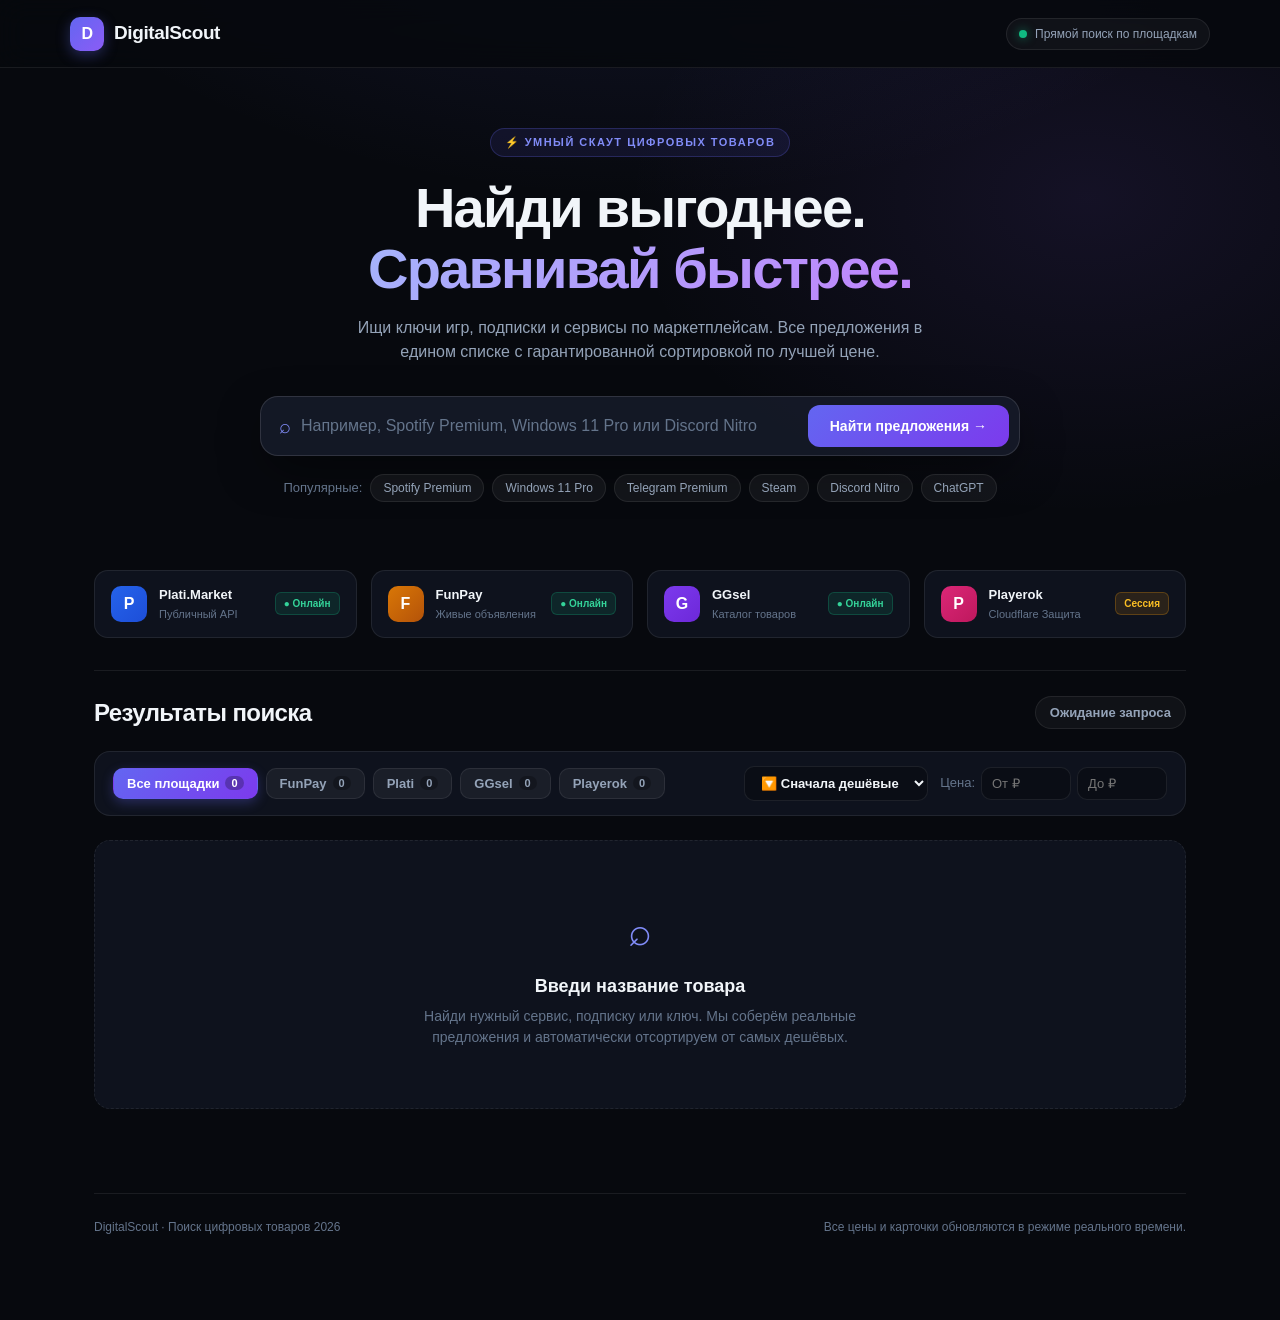
<file: index.html>
<!doctype html>
<html lang="ru">
<head>
  <meta charset="UTF-8">
  <meta name="viewport" content="width=device-width, initial-scale=1">
  <meta name="theme-color" content="#07090e">
  <title>DigitalScout — Умный поиск цифровых товаров</title>
  <link rel="stylesheet" href="/static/style.css">
</head>
<body>
  <header class="topbar">
    <a class="brand" href="/">
      <span class="brand-icon">D</span>
      DigitalScout
    </a>
    <div class="topbar-status">
      <span class="pulse-dot"></span>
      Прямой поиск по площадкам
    </div>
  </header>

  <main class="container">
    <section class="hero">
      <div class="eyebrow">⚡ УМНЫЙ СКАУТ ЦИФРОВЫХ ТОВАРОВ</div>
      <h1>
        Найди выгоднее.<br>
        <span>Сравнивай быстрее.</span>
      </h1>
      <p>
        Ищи ключи игр, подписки и сервисы по маркетплейсам.
        Все предложения в едином списке с гарантированной сортировкой по лучшей цене.
      </p>

      <div class="searchbar-wrap">
        <form id="search-form" class="searchbar">
          <span class="search-icon">⌕</span>
          <input 
            id="query" 
            type="search" 
            placeholder="Например, Spotify Premium, Windows 11 Pro или Discord Nitro"
            maxlength="120" 
            autocomplete="off"
            required>
          <button type="submit" class="btn-search" id="search-button">
            Найти предложения →
          </button>
        </form>

        <div class="quick-searches">
          <span>Популярные:</span>
          <button type="button" data-query="Spotify Premium">Spotify Premium</button>
          <button type="button" data-query="Windows 11 Pro">Windows 11 Pro</button>
          <button type="button" data-query="Telegram Premium">Telegram Premium</button>
          <button type="button" data-query="Steam">Steam</button>
          <button type="button" data-query="Discord Nitro">Discord Nitro</button>
          <button type="button" data-query="ChatGPT Plus">ChatGPT</button>
        </div>
      </div>
    </section>

    <section class="sources">
      <div class="source-grid">
        <div class="source-card">
          <div class="source-logo plati">P</div>
          <div class="source-info">
            <b>Plati.Market</b>
            <small>Публичный API</small>
          </div>
          <span class="source-badge live">● Онлайн</span>
        </div>

        <div class="source-card">
          <div class="source-logo funpay">F</div>
          <div class="source-info">
            <b>FunPay</b>
            <small>Живые объявления</small>
          </div>
          <span class="source-badge live">● Онлайн</span>
        </div>

        <div class="source-card">
          <div class="source-logo ggsel">G</div>
          <div class="source-info">
            <b>GGsel</b>
            <small>Каталог товаров</small>
          </div>
          <span class="source-badge live">● Онлайн</span>
        </div>

        <div class="source-card">
          <div class="source-logo playerok">P</div>
          <div class="source-info">
            <b>Playerok</b>
            <small>Cloudflare Защита</small>
          </div>
          <span class="source-badge info">Сессия</span>
        </div>
      </div>
    </section>

    <section id="results-section" class="results-section">
      <div class="section-head">
        <div>
          <h2 id="results-title">Результаты поиска</h2>
        </div>
        <div id="stats-pill" class="stats-pill">Ожидание запроса</div>
      </div>

      <!-- Filter & Sort Toolbar -->
      <div class="filter-toolbar">
        <div class="platform-pills" id="platform-pills">
          <button type="button" class="platform-pill active" data-platform="all">
            Все площадки <span class="pill-count" id="count-all">0</span>
          </button>
          <button type="button" class="platform-pill" data-platform="FunPay">
            FunPay <span class="pill-count" id="count-funpay">0</span>
          </button>
          <button type="button" class="platform-pill" data-platform="Plati.Market">
            Plati <span class="pill-count" id="count-plati">0</span>
          </button>
          <button type="button" class="platform-pill" data-platform="GGsel">
            GGsel <span class="pill-count" id="count-ggsel">0</span>
          </button>
          <button type="button" class="platform-pill" data-platform="Playerok">
            Playerok <span class="pill-count" id="count-playerok">0</span>
          </button>
        </div>

        <div class="sort-and-price">
          <select id="sort-order" class="sort-select" title="Сортировка по цене">
            <option value="cheap-first">🔽 Сначала дешёвые</option>
            <option value="expensive-first">🔼 Сначала дорогие</option>
          </select>

          <div class="price-inputs">
            <span>Цена:</span>
            <input type="number" id="min-price" class="price-input" placeholder="От ₽" min="0">
            <input type="number" id="max-price" class="price-input" placeholder="До ₽" min="0">
          </div>
        </div>
      </div>

      <div id="notice" class="notice" style="display: none;"></div>

      <div id="results" class="results-grid">
        <div class="empty-state">
          <div class="empty-icon">⌕</div>
          <h3>Введи название товара</h3>
          <p>Найди нужный сервис, подписку или ключ. Мы соберём реальные предложения и автоматически отсортируем от самых дешёвых.</p>
        </div>
      </div>
    </section>

    <footer>
      <span>DigitalScout · Поиск цифровых товаров 2026</span>
      <span>Все цены и карточки обновляются в режиме реального времени.</span>
    </footer>
  </main>

  <script src="/static/app.js"></script>
</body>
</html>
</file>
<file: static/style.css>
:root {
  --bg-main: #07090e;
  --bg-card: rgba(16, 21, 34, 0.82);
  --bg-card-hover: rgba(22, 29, 48, 0.95);
  --border-subtle: rgba(255, 255, 255, 0.08);
  --border-focus: rgba(99, 102, 241, 0.5);
  --accent: #6366f1;
  --accent-hover: #4f46e5;
  --accent-light: #818cf8;
  --text-main: #f1f5f9;
  --text-muted: #94a3b8;
  --text-dim: #64748b;
  --success: #10b981;
  --warning: #f59e0b;
  
  --funpay-color: #f59e0b;
  --plati-color: #3b82f6;
  --ggsel-color: #8b5cf6;
  --playerok-color: #ec4899;
}

* {
  box-sizing: border-box;
  margin: 0;
  padding: 0;
}

html {
  scroll-behavior: smooth;
}

body {
  font-family: -apple-system, BlinkMacSystemFont, "Segoe UI", Roboto, "Helvetica Neue", Arial, sans-serif;
  color: var(--text-main);
  background-color: var(--bg-main);
  background-image: 
    radial-gradient(ellipse 80% 50% at 50% -20%, rgba(99, 102, 241, 0.18), transparent 70%),
    radial-gradient(ellipse 60% 40% at 85% 15%, rgba(139, 92, 246, 0.1), transparent 60%);
  min-height: 100vh;
  line-height: 1.5;
  -webkit-font-smoothing: antialiased;
}

/* Header */
.topbar {
  height: 68px;
  border-bottom: 1px solid var(--border-subtle);
  background: rgba(7, 9, 14, 0.85);
  backdrop-filter: blur(14px);
  position: sticky;
  top: 0;
  z-index: 100;
  display: flex;
  align-items: center;
  justify-content: space-between;
  padding: 0 max(calc((100vw - 1140px) / 2), 24px);
}

.brand {
  display: flex;
  align-items: center;
  gap: 10px;
  color: var(--text-main);
  text-decoration: none;
  font-weight: 800;
  font-size: 19px;
  letter-spacing: -0.4px;
}

.brand-icon {
  width: 34px;
  height: 34px;
  border-radius: 10px;
  background: linear-gradient(135deg, var(--accent), #8b5cf6);
  display: grid;
  place-items: center;
  color: white;
  font-weight: 900;
  font-size: 16px;
  box-shadow: 0 4px 14px rgba(99, 102, 241, 0.35);
}

.topbar-status {
  display: flex;
  align-items: center;
  gap: 8px;
  font-size: 12px;
  color: var(--text-muted);
  background: rgba(255, 255, 255, 0.04);
  border: 1px solid var(--border-subtle);
  padding: 6px 12px;
  border-radius: 20px;
}

.pulse-dot {
  width: 8px;
  height: 8px;
  border-radius: 50%;
  background: var(--success);
  box-shadow: 0 0 10px rgba(16, 185, 129, 0.6);
  animation: pulse 2s infinite;
}

@keyframes pulse {
  0%, 100% { opacity: 1; transform: scale(1); }
  50% { opacity: 0.5; transform: scale(0.85); }
}

/* Container */
.container {
  max-width: 1140px;
  margin: 0 auto;
  padding: 0 24px 60px;
}

/* Hero */
.hero {
  text-align: center;
  padding: 60px 0 44px;
}

.eyebrow {
  display: inline-flex;
  align-items: center;
  gap: 6px;
  font-size: 11px;
  letter-spacing: 1.5px;
  font-weight: 700;
  color: var(--accent-light);
  background: rgba(99, 102, 241, 0.1);
  border: 1px solid rgba(99, 102, 241, 0.25);
  padding: 5px 14px;
  border-radius: 20px;
  margin-bottom: 20px;
}

.hero h1 {
  font-size: clamp(34px, 5.5vw, 56px);
  font-weight: 900;
  line-height: 1.1;
  letter-spacing: -1.8px;
  margin-bottom: 16px;
}

.hero h1 span {
  background: linear-gradient(135deg, #a5b4fc 0%, #c084fc 100%);
  -webkit-background-clip: text;
  -webkit-text-fill-color: transparent;
}

.hero p {
  color: var(--text-muted);
  font-size: 16px;
  max-width: 580px;
  margin: 0 auto 32px;
}

/* Search Bar */
.searchbar-wrap {
  max-width: 760px;
  margin: 0 auto;
}

.searchbar {
  display: flex;
  align-items: center;
  gap: 10px;
  background: rgba(22, 27, 42, 0.88);
  border: 1px solid rgba(255, 255, 255, 0.12);
  border-radius: 18px;
  padding: 8px 10px 8px 18px;
  box-shadow: 0 16px 48px -10px rgba(0, 0, 0, 0.6);
  transition: border-color 0.2s, box-shadow 0.2s;
}

.searchbar:focus-within {
  border-color: var(--border-focus);
  box-shadow: 0 16px 50px -10px rgba(99, 102, 241, 0.25);
}

.search-icon {
  font-size: 20px;
  color: var(--accent-light);
  flex-shrink: 0;
}

#query {
  flex: 1;
  background: transparent;
  border: none;
  color: var(--text-main);
  font-size: 16px;
  outline: none;
  min-width: 0;
}

#query::placeholder {
  color: var(--text-dim);
}

.btn-search {
  background: linear-gradient(135deg, var(--accent), #7c3aed);
  color: white;
  border: none;
  border-radius: 12px;
  padding: 13px 22px;
  font-size: 14px;
  font-weight: 700;
  cursor: pointer;
  display: flex;
  align-items: center;
  gap: 8px;
  transition: transform 0.15s, opacity 0.15s;
  flex-shrink: 0;
}

.btn-search:hover {
  transform: translateY(-1px);
  opacity: 0.95;
}

.btn-search:active {
  transform: translateY(0);
}

/* Quick Searches */
.quick-searches {
  display: flex;
  align-items: center;
  justify-content: center;
  flex-wrap: wrap;
  gap: 8px;
  margin-top: 18px;
  font-size: 13px;
  color: var(--text-dim);
}

.quick-searches button {
  background: rgba(255, 255, 255, 0.05);
  border: 1px solid var(--border-subtle);
  color: var(--text-muted);
  padding: 6px 12px;
  border-radius: 20px;
  font-size: 12px;
  font-weight: 500;
  cursor: pointer;
  transition: background 0.15s, color 0.15s, border-color 0.15s;
}

.quick-searches button:hover {
  background: rgba(99, 102, 241, 0.15);
  color: var(--text-main);
  border-color: rgba(99, 102, 241, 0.35);
}

/* Sources Overview */
.sources {
  padding: 24px 0 32px;
}

.source-grid {
  display: grid;
  grid-template-columns: repeat(4, 1fr);
  gap: 14px;
}

.source-card {
  background: var(--bg-card);
  border: 1px solid var(--border-subtle);
  border-radius: 14px;
  padding: 14px 16px;
  display: flex;
  align-items: center;
  gap: 12px;
  transition: transform 0.2s, border-color 0.2s;
}

.source-card:hover {
  border-color: rgba(255, 255, 255, 0.16);
  transform: translateY(-2px);
}

.source-logo {
  width: 36px;
  height: 36px;
  border-radius: 10px;
  display: grid;
  place-items: center;
  font-weight: 900;
  font-size: 16px;
  color: white;
  flex-shrink: 0;
}

.source-logo.funpay { background: linear-gradient(135deg, #d97706, #b45309); }
.source-logo.plati { background: linear-gradient(135deg, #2563eb, #1d4ed8); }
.source-logo.ggsel { background: linear-gradient(135deg, #7c3aed, #6d28d9); }
.source-logo.playerok { background: linear-gradient(135deg, #db2777, #be185d); }

.source-info b {
  display: block;
  font-size: 13px;
  font-weight: 700;
}

.source-info small {
  display: block;
  font-size: 11px;
  color: var(--text-dim);
  margin-top: 2px;
}

.source-badge {
  margin-left: auto;
  font-size: 10px;
  font-weight: 700;
  padding: 3px 8px;
  border-radius: 6px;
  white-space: nowrap;
}

.source-badge.live {
  background: rgba(16, 185, 129, 0.12);
  color: #34d399;
  border: 1px solid rgba(16, 185, 129, 0.25);
}

.source-badge.info {
  background: rgba(245, 158, 11, 0.12);
  color: #fbbf24;
  border: 1px solid rgba(245, 158, 11, 0.25);
}

/* Results Section */
.results-section {
  padding: 24px 0;
  border-top: 1px solid var(--border-subtle);
}

.section-head {
  display: flex;
  align-items: center;
  justify-content: space-between;
  margin-bottom: 20px;
  flex-wrap: wrap;
  gap: 12px;
}

.section-head h2 {
  font-size: 24px;
  font-weight: 800;
  letter-spacing: -0.6px;
}

.stats-pill {
  font-size: 13px;
  font-weight: 600;
  color: var(--text-muted);
  background: rgba(255, 255, 255, 0.04);
  padding: 6px 14px;
  border-radius: 20px;
  border: 1px solid var(--border-subtle);
}

/* Filter Toolbar */
.filter-toolbar {
  background: var(--bg-card);
  border: 1px solid var(--border-subtle);
  border-radius: 16px;
  padding: 14px 18px;
  margin-bottom: 24px;
  display: flex;
  align-items: center;
  justify-content: space-between;
  gap: 16px;
  flex-wrap: wrap;
}

.platform-pills {
  display: flex;
  align-items: center;
  gap: 8px;
  flex-wrap: wrap;
}

.platform-pill {
  background: rgba(255, 255, 255, 0.05);
  border: 1px solid var(--border-subtle);
  color: var(--text-muted);
  padding: 7px 13px;
  border-radius: 10px;
  font-size: 13px;
  font-weight: 600;
  cursor: pointer;
  transition: all 0.15s;
  display: inline-flex;
  align-items: center;
  gap: 6px;
}

.platform-pill:hover {
  background: rgba(255, 255, 255, 0.08);
  color: var(--text-main);
}

.platform-pill.active {
  background: linear-gradient(135deg, var(--accent), #7c3aed);
  border-color: transparent;
  color: white;
  box-shadow: 0 4px 12px rgba(99, 102, 241, 0.3);
}

.pill-count {
  font-size: 11px;
  padding: 1px 6px;
  border-radius: 10px;
  background: rgba(0, 0, 0, 0.25);
}

.sort-and-price {
  display: flex;
  align-items: center;
  gap: 12px;
  flex-wrap: wrap;
}

.sort-select {
  background: rgba(11, 14, 22, 0.9);
  border: 1px solid var(--border-subtle);
  color: var(--text-main);
  padding: 8px 12px;
  border-radius: 10px;
  font-size: 13px;
  font-weight: 600;
  outline: none;
  cursor: pointer;
}

.sort-select:focus {
  border-color: var(--border-focus);
}

.price-inputs {
  display: flex;
  align-items: center;
  gap: 6px;
  font-size: 13px;
  color: var(--text-dim);
}

.price-input {
  width: 90px;
  background: rgba(11, 14, 22, 0.9);
  border: 1px solid var(--border-subtle);
  color: var(--text-main);
  padding: 8px 10px;
  border-radius: 10px;
  font-size: 13px;
  outline: none;
}

.price-input:focus {
  border-color: var(--border-focus);
}

/* Notice */
.notice {
  font-size: 13px;
  color: #fbbf24;
  background: rgba(245, 158, 11, 0.08);
  border: 1px solid rgba(245, 158, 11, 0.2);
  border-radius: 12px;
  padding: 12px 16px;
  margin-bottom: 24px;
  line-height: 1.5;
}

/* Results Grid */
.results-grid {
  display: grid;
  grid-template-columns: repeat(auto-fill, minmax(320px, 1fr));
  gap: 16px;
}

/* Offer Card */
.offer-card {
  background: var(--bg-card);
  border: 1px solid var(--border-subtle);
  border-radius: 16px;
  padding: 20px;
  display: flex;
  flex-direction: column;
  justify-content: space-between;
  gap: 14px;
  transition: transform 0.2s, border-color 0.2s, box-shadow 0.2s;
  position: relative;
}

.offer-card:hover {
  transform: translateY(-3px);
  border-color: rgba(99, 102, 241, 0.35);
  box-shadow: 0 12px 30px -10px rgba(0, 0, 0, 0.5);
  background: var(--bg-card-hover);
}

.card-top {
  display: flex;
  align-items: center;
  justify-content: space-between;
  gap: 8px;
}

.tag-badge {
  font-size: 11px;
  font-weight: 700;
  padding: 4px 10px;
  border-radius: 8px;
  display: inline-flex;
  align-items: center;
  gap: 6px;
}

.tag-badge.funpay {
  background: rgba(245, 158, 11, 0.14);
  color: #fbbf24;
  border: 1px solid rgba(245, 158, 11, 0.3);
}

.tag-badge.plati {
  background: rgba(59, 130, 246, 0.14);
  color: #60a5fa;
  border: 1px solid rgba(59, 130, 246, 0.3);
}

.tag-badge.ggsel {
  background: rgba(139, 92, 246, 0.14);
  color: #c084fc;
  border: 1px solid rgba(139, 92, 246, 0.3);
}

.tag-badge.playerok {
  background: rgba(236, 72, 153, 0.14);
  color: #f472b6;
  border: 1px solid rgba(236, 72, 153, 0.3);
}

.card-price {
  font-size: 22px;
  font-weight: 900;
  letter-spacing: -0.5px;
  color: #ffffff;
  background: linear-gradient(135deg, #ffffff 30%, #a5b4fc 100%);
  -webkit-background-clip: text;
  -webkit-text-fill-color: transparent;
}

.card-title {
  font-size: 14px;
  font-weight: 600;
  line-height: 1.45;
  color: #e2e8f0;
  display: -webkit-box;
  -webkit-line-clamp: 3;
  -webkit-box-orient: vertical;
  overflow: hidden;
  text-overflow: ellipsis;
  min-height: 40px;
}

.card-link {
  display: flex;
  align-items: center;
  justify-content: center;
  gap: 6px;
  background: rgba(255, 255, 255, 0.05);
  border: 1px solid var(--border-subtle);
  color: var(--text-main);
  text-decoration: none;
  font-size: 13px;
  font-weight: 700;
  padding: 10px 16px;
  border-radius: 10px;
  transition: all 0.15s;
}

.card-link:hover {
  background: var(--accent);
  border-color: var(--accent);
  color: white;
  box-shadow: 0 4px 14px rgba(99, 102, 241, 0.35);
}

/* Inactive provider card */
.provider-status-card {
  background: rgba(16, 21, 34, 0.5);
  border: 1px dashed var(--border-subtle);
  border-radius: 16px;
  padding: 20px;
  display: flex;
  flex-direction: column;
  justify-content: center;
  gap: 8px;
}

.provider-status-card b {
  font-size: 14px;
  color: var(--text-muted);
}

.provider-status-card p {
  font-size: 12px;
  color: var(--text-dim);
  line-height: 1.5;
}

/* Empty State */
.empty-state {
  grid-column: 1 / -1;
  text-align: center;
  padding: 60px 20px;
  background: var(--bg-card);
  border: 1px dashed var(--border-subtle);
  border-radius: 16px;
}

.empty-icon {
  font-size: 40px;
  margin-bottom: 12px;
  color: var(--accent-light);
}

.empty-state h3 {
  font-size: 18px;
  margin-bottom: 6px;
}

.empty-state p {
  color: var(--text-dim);
  font-size: 14px;
  max-width: 440px;
  margin: 0 auto;
}

/* Skeleton Loading */
.skeleton-card {
  background: var(--bg-card);
  border: 1px solid var(--border-subtle);
  border-radius: 16px;
  padding: 20px;
  height: 180px;
  display: flex;
  flex-direction: column;
  justify-content: space-between;
}

.skeleton-shimmer {
  background: linear-gradient(90deg, rgba(255,255,255,0.03) 25%, rgba(255,255,255,0.08) 50%, rgba(255,255,255,0.03) 75%);
  background-size: 200% 100%;
  animation: shimmer 1.5s infinite;
  border-radius: 8px;
}

@keyframes shimmer {
  0% { background-position: 200% 0; }
  100% { background-position: -200% 0; }
}

/* Footer */
footer {
  margin-top: 60px;
  border-top: 1px solid var(--border-subtle);
  padding: 24px 0;
  display: flex;
  align-items: center;
  justify-content: space-between;
  flex-wrap: wrap;
  gap: 12px;
  color: var(--text-dim);
  font-size: 12px;
}

/* Responsive */
@media (max-width: 840px) {
  .source-grid {
    grid-template-columns: repeat(2, 1fr);
  }
}

@media (max-width: 640px) {
  .source-grid {
    grid-template-columns: 1fr;
  }
  .hero h1 {
    letter-spacing: -1px;
  }
  .searchbar {
    flex-wrap: wrap;
    padding: 10px;
  }
  .btn-search {
    width: 100%;
    justify-content: center;
  }
  .filter-toolbar {
    flex-direction: column;
    align-items: stretch;
  }
  .sort-and-price {
    flex-direction: column;
    align-items: stretch;
  }
  .sort-select, .price-input {
    width: 100%;
  }
}
</file>
